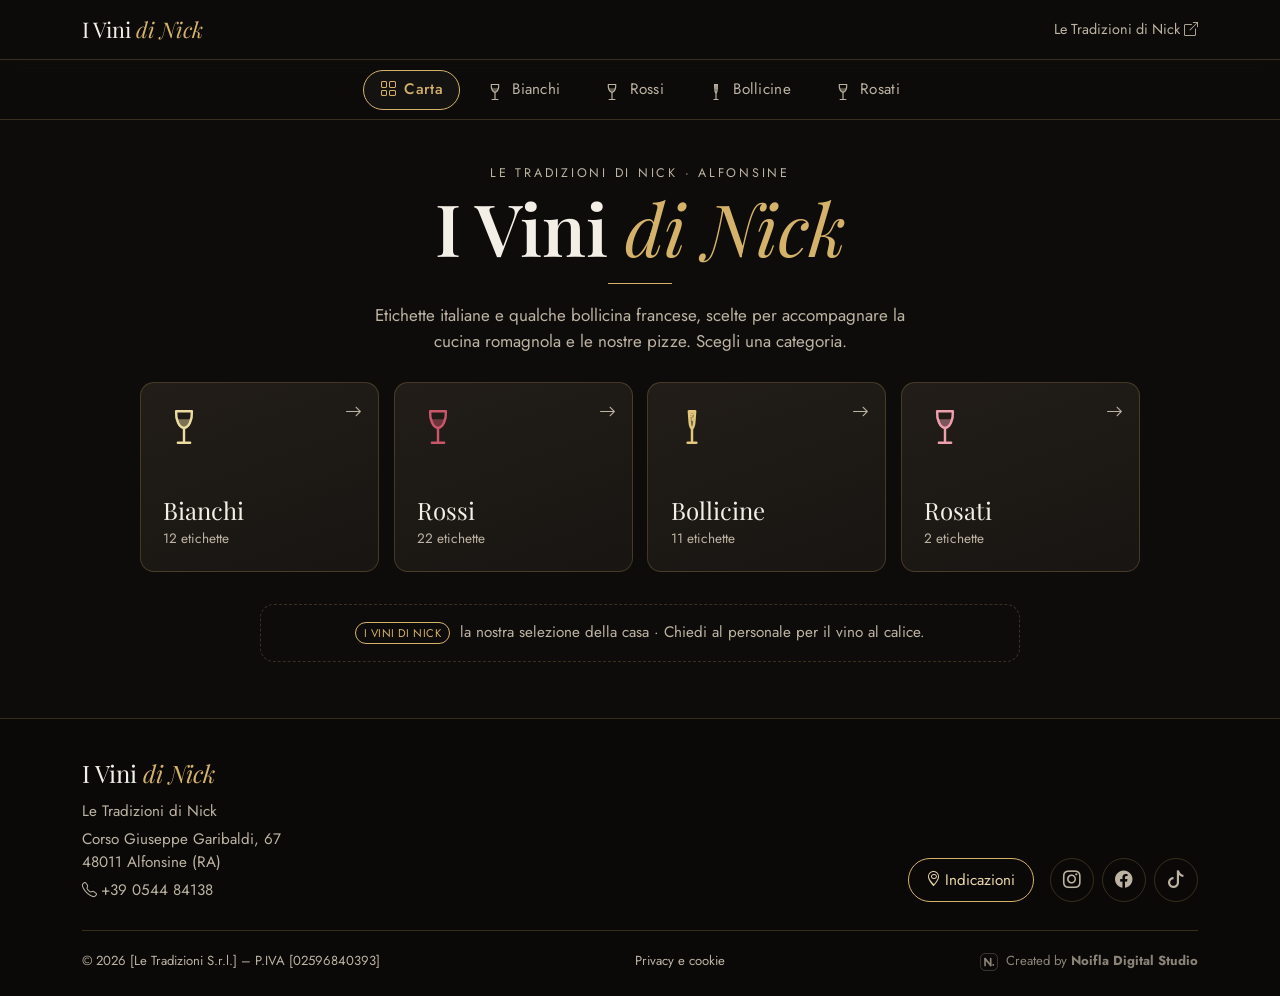
<file: index.html>
<!DOCTYPE html>
<html lang="it">
<head>
  <meta charset="UTF-8">
  <meta name="viewport" content="width=device-width, initial-scale=1, viewport-fit=cover">
  <title>Carta dei vini · Le Tradizioni di Nick, Alfonsine</title>
  <meta name="description" content="La carta dei vini di Le Tradizioni di Nick ad Alfonsine: bianchi, rossi, bollicine e rosati selezionati per la cucina romagnola e le nostre pizze.">
  <meta name="theme-color" content="#0e0c0b">
  <meta property="og:title" content="Carta dei vini · Le Tradizioni di Nick, Alfonsine">
  <meta property="og:description" content="La carta dei vini di Le Tradizioni di Nick ad Alfonsine: bianchi, rossi, bollicine e rosati selezionati per la cucina romagnola e le nostre pizze.">
  <meta property="og:type" content="website">
  <link rel="icon" type="image/svg+xml" href="img/favicon.svg">

  <link rel="preconnect" href="https://fonts.googleapis.com">
  <link rel="preconnect" href="https://fonts.gstatic.com" crossorigin>
  <link href="https://fonts.googleapis.com/css2?family=Playfair+Display:ital,wght@0,500;0,600;1,400&family=Jost:wght@400;500&display=swap" rel="stylesheet">
  <link href="https://cdn.jsdelivr.net/npm/bootstrap@5.3.3/dist/css/bootstrap.min.css" rel="stylesheet">
  <link href="https://cdn.jsdelivr.net/npm/bootstrap-icons@1.11.3/font/bootstrap-icons.min.css" rel="stylesheet">
  <link href="css/style.css?v=1" rel="stylesheet">
</head>
<body>
  <a class="skip-link visually-hidden-focusable" href="#contenuto">Vai al contenuto</a>

  <header class="header">
    <div class="container">
      <a href="index.html" class="marchio" aria-label="I Vini di Nick – torna alla carta">I Vini <em>di Nick</em></a>
      <a href="https://www.letradizionidinick.it/" class="header-link" target="_blank" rel="noopener">Le Tradizioni di Nick <i class="bi bi-box-arrow-up-right" aria-hidden="true"></i></a>
    </div>
  </header>

  <!-- Barra categorie (generata da js/main.js): in basso su smartphone, in alto su desktop -->
  <nav id="barra-categorie" class="barra-categorie" aria-label="Categorie di vini"></nav>

  <main id="contenuto" class="container">
    <section class="hero">
      <p class="eyebrow">Le Tradizioni di Nick · Alfonsine</p>
      <h1>I Vini <em>di Nick</em></h1>
      <div class="divisore" aria-hidden="true"></div>
      <p>Etichette italiane e qualche bollicina francese, scelte per accompagnare
      la cucina romagnola e le nostre pizze. Scegli una categoria.</p>
    </section>

    <!-- Card delle categorie (generate da js/main.js con il numero di etichette) -->
    <nav id="griglia-categorie" class="griglia-categorie" aria-label="Categorie della carta"></nav>

    <p class="nota-casa">
      <span class="badge-vino badge-casa">I Vini di Nick</span>
      &nbsp;la nostra selezione della casa · Chiedi al personale per il vino al calice.
    </p>
  </main>

  <footer id="footer" class="footer"></footer>

  <noscript><p class="text-center p-3">Per vedere la carta dei vini attiva JavaScript nel browser.</p></noscript>

  <!-- 1) dati dei vini  2) logica del sito -->
  <script src="js/vini.js?v=1"></script>
  <script src="js/main.js?v=1"></script>
</body>
</html>
</file>
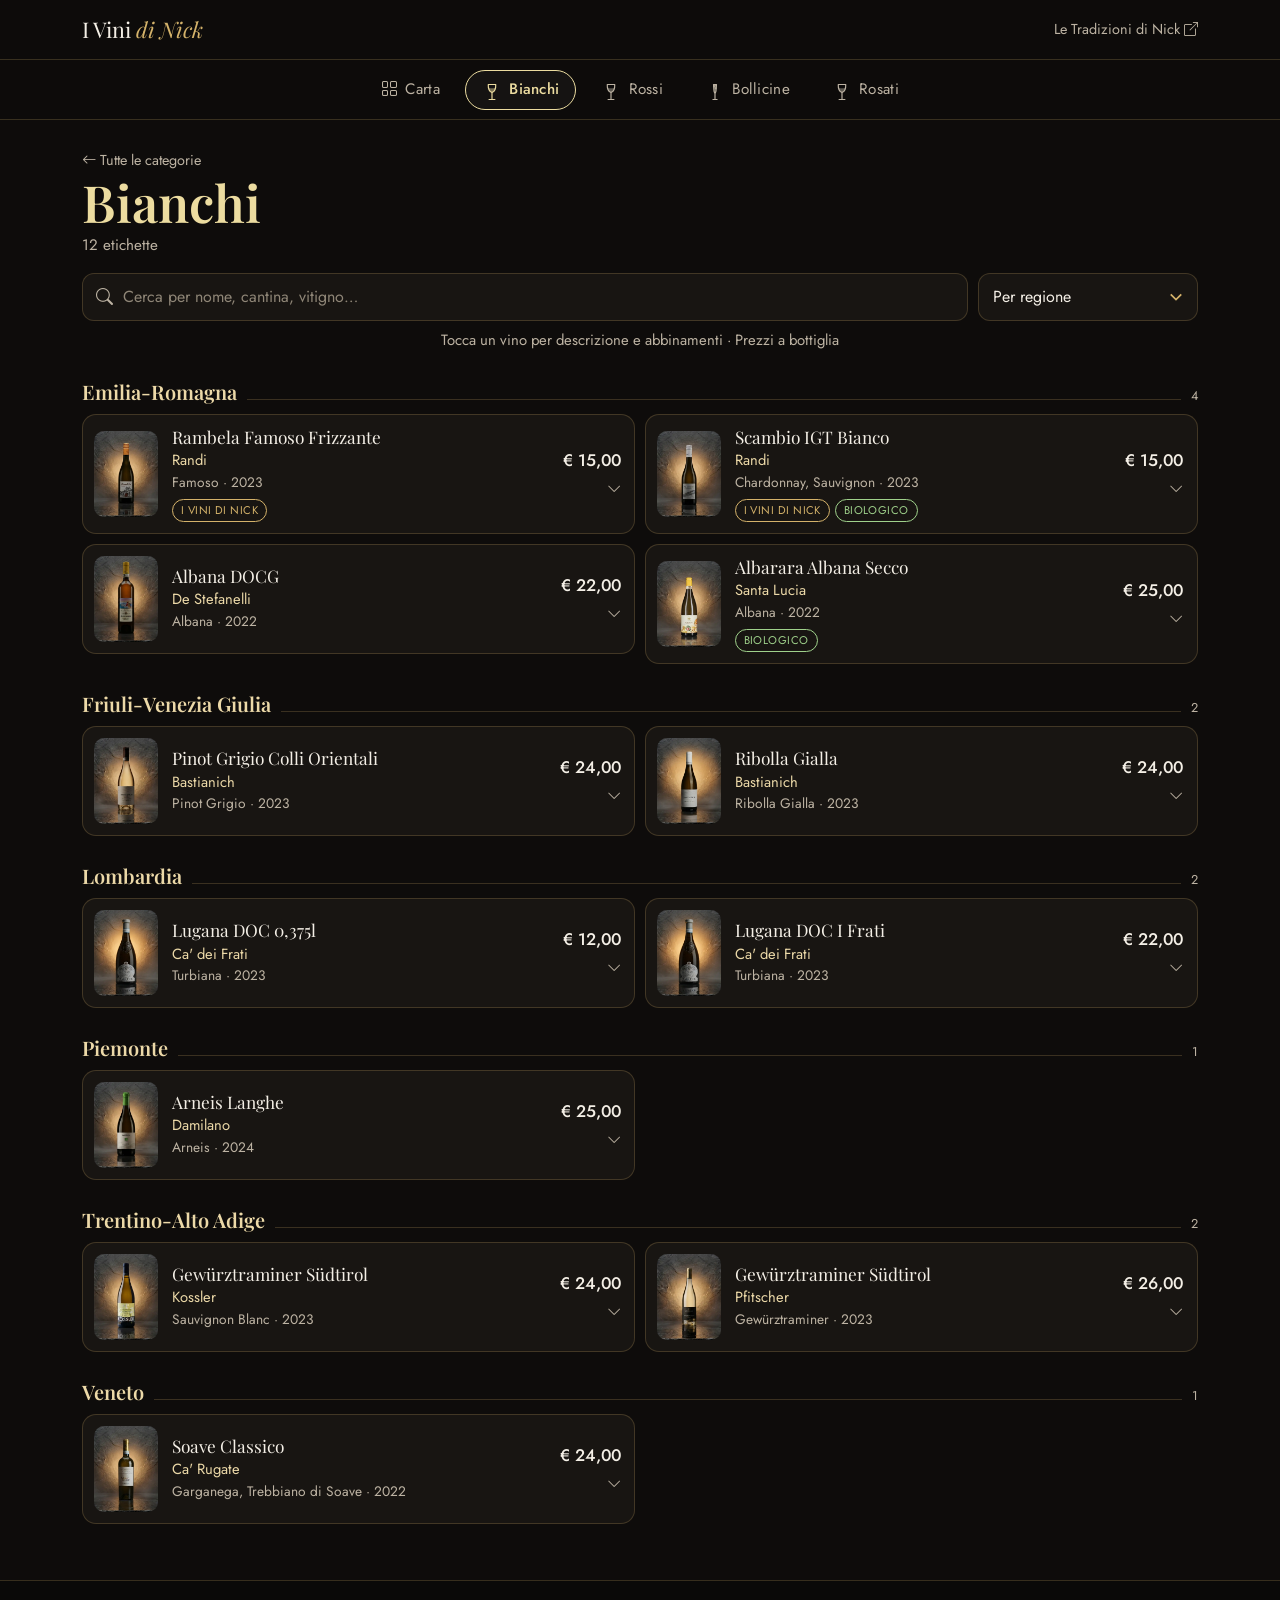
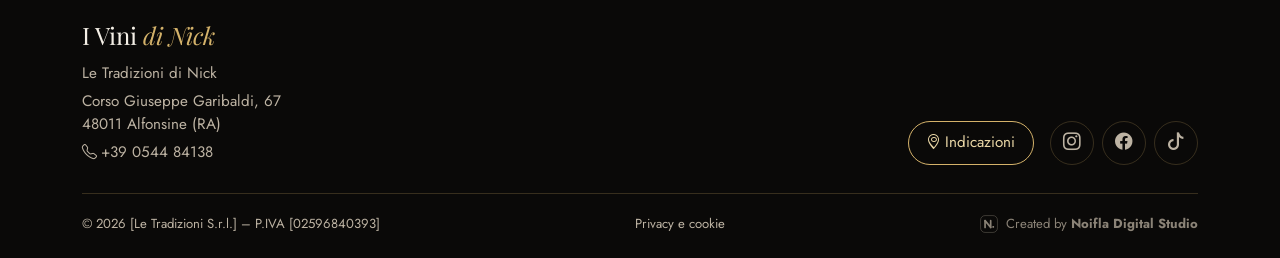
<file: bianchi.html>
<!DOCTYPE html>
<html lang="it">
<head>
  <meta charset="UTF-8">
  <meta name="viewport" content="width=device-width, initial-scale=1, viewport-fit=cover">
  <title>Bianchi · Carta dei vini di Le Tradizioni di Nick</title>
  <meta name="description" content="I vini bianchi della carta di Le Tradizioni di Nick ad Alfonsine, con cantina, vitigni, annata, prezzi e abbinamenti.">
  <meta name="theme-color" content="#0e0c0b">
  <meta property="og:title" content="Bianchi · Carta dei vini di Le Tradizioni di Nick">
  <meta property="og:description" content="I vini bianchi della carta di Le Tradizioni di Nick ad Alfonsine, con cantina, vitigni, annata, prezzi e abbinamenti.">
  <meta property="og:type" content="website">
  <link rel="icon" type="image/svg+xml" href="img/favicon.svg">

  <link rel="preconnect" href="https://fonts.googleapis.com">
  <link rel="preconnect" href="https://fonts.gstatic.com" crossorigin>
  <link href="https://fonts.googleapis.com/css2?family=Playfair+Display:ital,wght@0,500;0,600;1,400&family=Jost:wght@400;500&display=swap" rel="stylesheet">
  <link href="https://cdn.jsdelivr.net/npm/bootstrap@5.3.3/dist/css/bootstrap.min.css" rel="stylesheet">
  <link href="https://cdn.jsdelivr.net/npm/bootstrap-icons@1.11.3/font/bootstrap-icons.min.css" rel="stylesheet">
  <link href="css/style.css?v=1" rel="stylesheet">
</head>
<body data-categoria="bianco">
  <a class="skip-link visually-hidden-focusable" href="#contenuto">Vai al contenuto</a>

  <header class="header">
    <div class="container">
      <a href="index.html" class="marchio" aria-label="I Vini di Nick – torna alla carta">I Vini <em>di Nick</em></a>
      <a href="https://www.letradizionidinick.it/" class="header-link" target="_blank" rel="noopener">Le Tradizioni di Nick <i class="bi bi-box-arrow-up-right" aria-hidden="true"></i></a>
    </div>
  </header>

  <!-- Barra categorie (generata da js/main.js): in basso su smartphone, in alto su desktop -->
  <nav id="barra-categorie" class="barra-categorie" aria-label="Categorie di vini"></nav>

  <main id="contenuto" class="container">
    <div class="intestazione">
      <a href="index.html" class="header-link"><i class="bi bi-arrow-left" aria-hidden="true"></i> Tutte le categorie</a>
      <h1>Bianchi</h1>
      <p class="conteggio mb-0" id="conteggio" aria-live="polite"></p>
    </div>

    <div class="strumenti" role="search">
      <label class="campo mb-0">
        <span class="visually-hidden">Cerca un vino</span>
        <i class="bi bi-search" aria-hidden="true"></i>
        <input type="search" id="cerca" placeholder="Cerca per nome, cantina, vitigno…" autocomplete="off" enterkeyhint="search">
      </label>
      <label class="mb-0">
        <span class="visually-hidden">Ordina</span>
        <select id="ordina">
          <option value="regione">Per regione</option>
          <option value="prezzo-su">Prezzo: dal più basso</option>
          <option value="prezzo-giu">Prezzo: dal più alto</option>
          <option value="nome">Nome A–Z</option>
        </select>
      </label>
    </div>

    <p class="text-center small mb-0" style="color:var(--testo-muto)">Tocca un vino per descrizione e abbinamenti · Prezzi a bottiglia</p>

    <!-- Lista vini (generata da js/main.js leggendo js/vini.js) -->
    <div id="lista-vini"></div>
    <p id="nessun-risultato" class="nessun-risultato" hidden>Nessun vino trovato. Prova con un'altra parola.</p>
  </main>

  <footer id="footer" class="footer"></footer>

  <noscript><p class="text-center p-3">Per vedere la carta dei vini attiva JavaScript nel browser.</p></noscript>

  <!-- 1) dati dei vini  2) logica del sito -->
  <script src="js/vini.js?v=1"></script>
  <script src="js/main.js?v=1"></script>
</body>
</html>
</file>
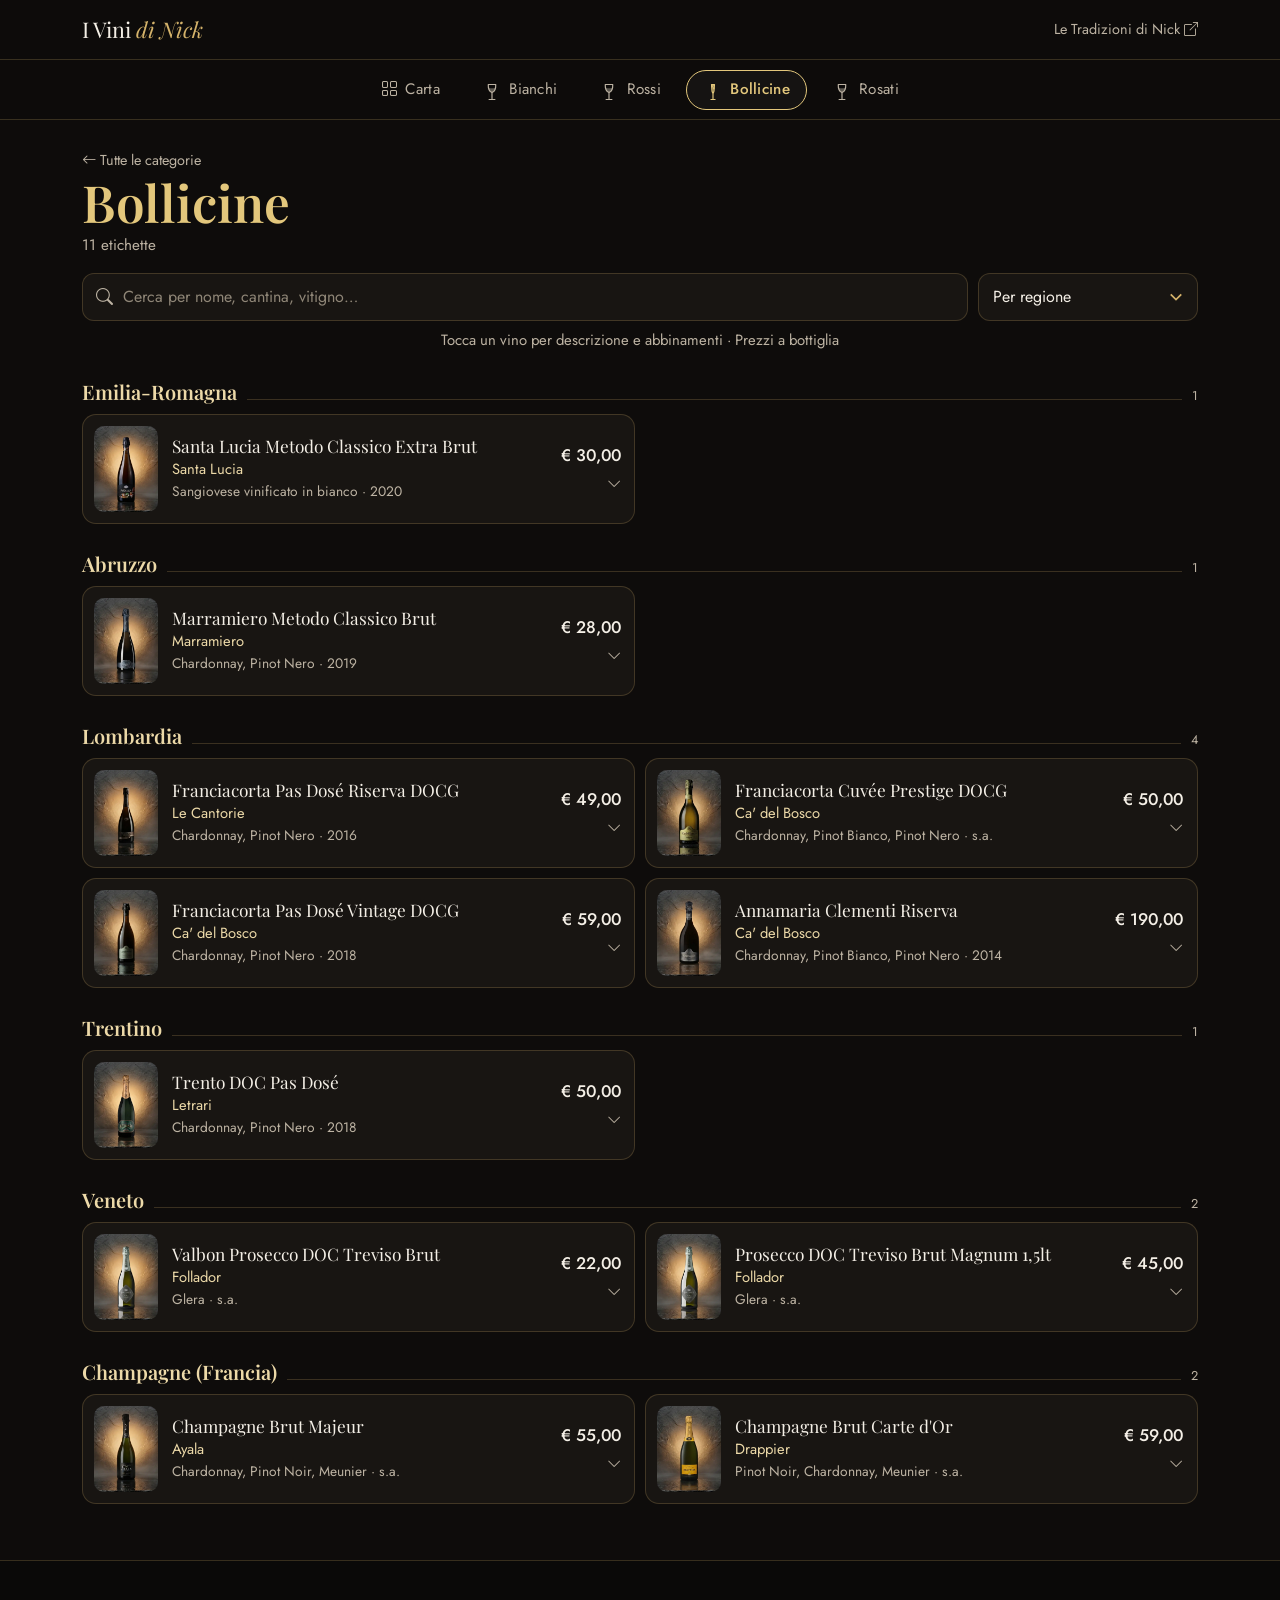
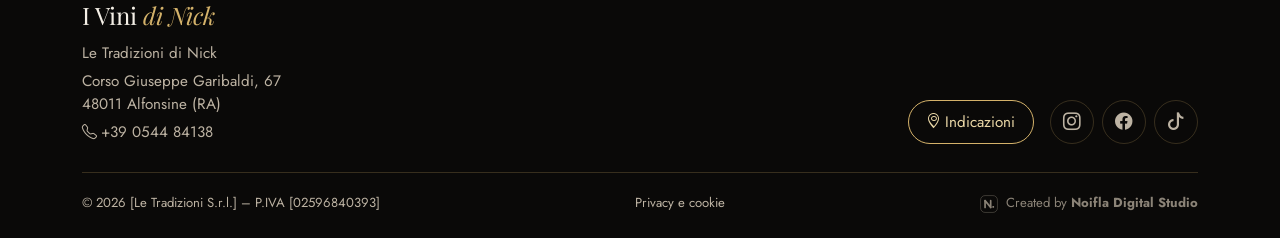
<file: bollicine.html>
<!DOCTYPE html>
<html lang="it">
<head>
  <meta charset="UTF-8">
  <meta name="viewport" content="width=device-width, initial-scale=1, viewport-fit=cover">
  <title>Bollicine · Carta dei vini di Le Tradizioni di Nick</title>
  <meta name="description" content="Le bollicine: Prosecco, Franciacorta, Trentodoc e Champagne della carta di Le Tradizioni di Nick ad Alfonsine, con cantina, vitigni, annata, prezzi e abbinamenti.">
  <meta name="theme-color" content="#0e0c0b">
  <meta property="og:title" content="Bollicine · Carta dei vini di Le Tradizioni di Nick">
  <meta property="og:description" content="Le bollicine: Prosecco, Franciacorta, Trentodoc e Champagne della carta di Le Tradizioni di Nick ad Alfonsine, con cantina, vitigni, annata, prezzi e abbinamenti.">
  <meta property="og:type" content="website">
  <link rel="icon" type="image/svg+xml" href="img/favicon.svg">

  <link rel="preconnect" href="https://fonts.googleapis.com">
  <link rel="preconnect" href="https://fonts.gstatic.com" crossorigin>
  <link href="https://fonts.googleapis.com/css2?family=Playfair+Display:ital,wght@0,500;0,600;1,400&family=Jost:wght@400;500&display=swap" rel="stylesheet">
  <link href="https://cdn.jsdelivr.net/npm/bootstrap@5.3.3/dist/css/bootstrap.min.css" rel="stylesheet">
  <link href="https://cdn.jsdelivr.net/npm/bootstrap-icons@1.11.3/font/bootstrap-icons.min.css" rel="stylesheet">
  <link href="css/style.css?v=1" rel="stylesheet">
</head>
<body data-categoria="bollicine">
  <a class="skip-link visually-hidden-focusable" href="#contenuto">Vai al contenuto</a>

  <header class="header">
    <div class="container">
      <a href="index.html" class="marchio" aria-label="I Vini di Nick – torna alla carta">I Vini <em>di Nick</em></a>
      <a href="https://www.letradizionidinick.it/" class="header-link" target="_blank" rel="noopener">Le Tradizioni di Nick <i class="bi bi-box-arrow-up-right" aria-hidden="true"></i></a>
    </div>
  </header>

  <!-- Barra categorie (generata da js/main.js): in basso su smartphone, in alto su desktop -->
  <nav id="barra-categorie" class="barra-categorie" aria-label="Categorie di vini"></nav>

  <main id="contenuto" class="container">
    <div class="intestazione">
      <a href="index.html" class="header-link"><i class="bi bi-arrow-left" aria-hidden="true"></i> Tutte le categorie</a>
      <h1>Bollicine</h1>
      <p class="conteggio mb-0" id="conteggio" aria-live="polite"></p>
    </div>

    <div class="strumenti" role="search">
      <label class="campo mb-0">
        <span class="visually-hidden">Cerca un vino</span>
        <i class="bi bi-search" aria-hidden="true"></i>
        <input type="search" id="cerca" placeholder="Cerca per nome, cantina, vitigno…" autocomplete="off" enterkeyhint="search">
      </label>
      <label class="mb-0">
        <span class="visually-hidden">Ordina</span>
        <select id="ordina">
          <option value="regione">Per regione</option>
          <option value="prezzo-su">Prezzo: dal più basso</option>
          <option value="prezzo-giu">Prezzo: dal più alto</option>
          <option value="nome">Nome A–Z</option>
        </select>
      </label>
    </div>

    <p class="text-center small mb-0" style="color:var(--testo-muto)">Tocca un vino per descrizione e abbinamenti · Prezzi a bottiglia</p>

    <!-- Lista vini (generata da js/main.js leggendo js/vini.js) -->
    <div id="lista-vini"></div>
    <p id="nessun-risultato" class="nessun-risultato" hidden>Nessun vino trovato. Prova con un'altra parola.</p>
  </main>

  <footer id="footer" class="footer"></footer>

  <noscript><p class="text-center p-3">Per vedere la carta dei vini attiva JavaScript nel browser.</p></noscript>

  <!-- 1) dati dei vini  2) logica del sito -->
  <script src="js/vini.js?v=1"></script>
  <script src="js/main.js?v=1"></script>
</body>
</html>
</file>
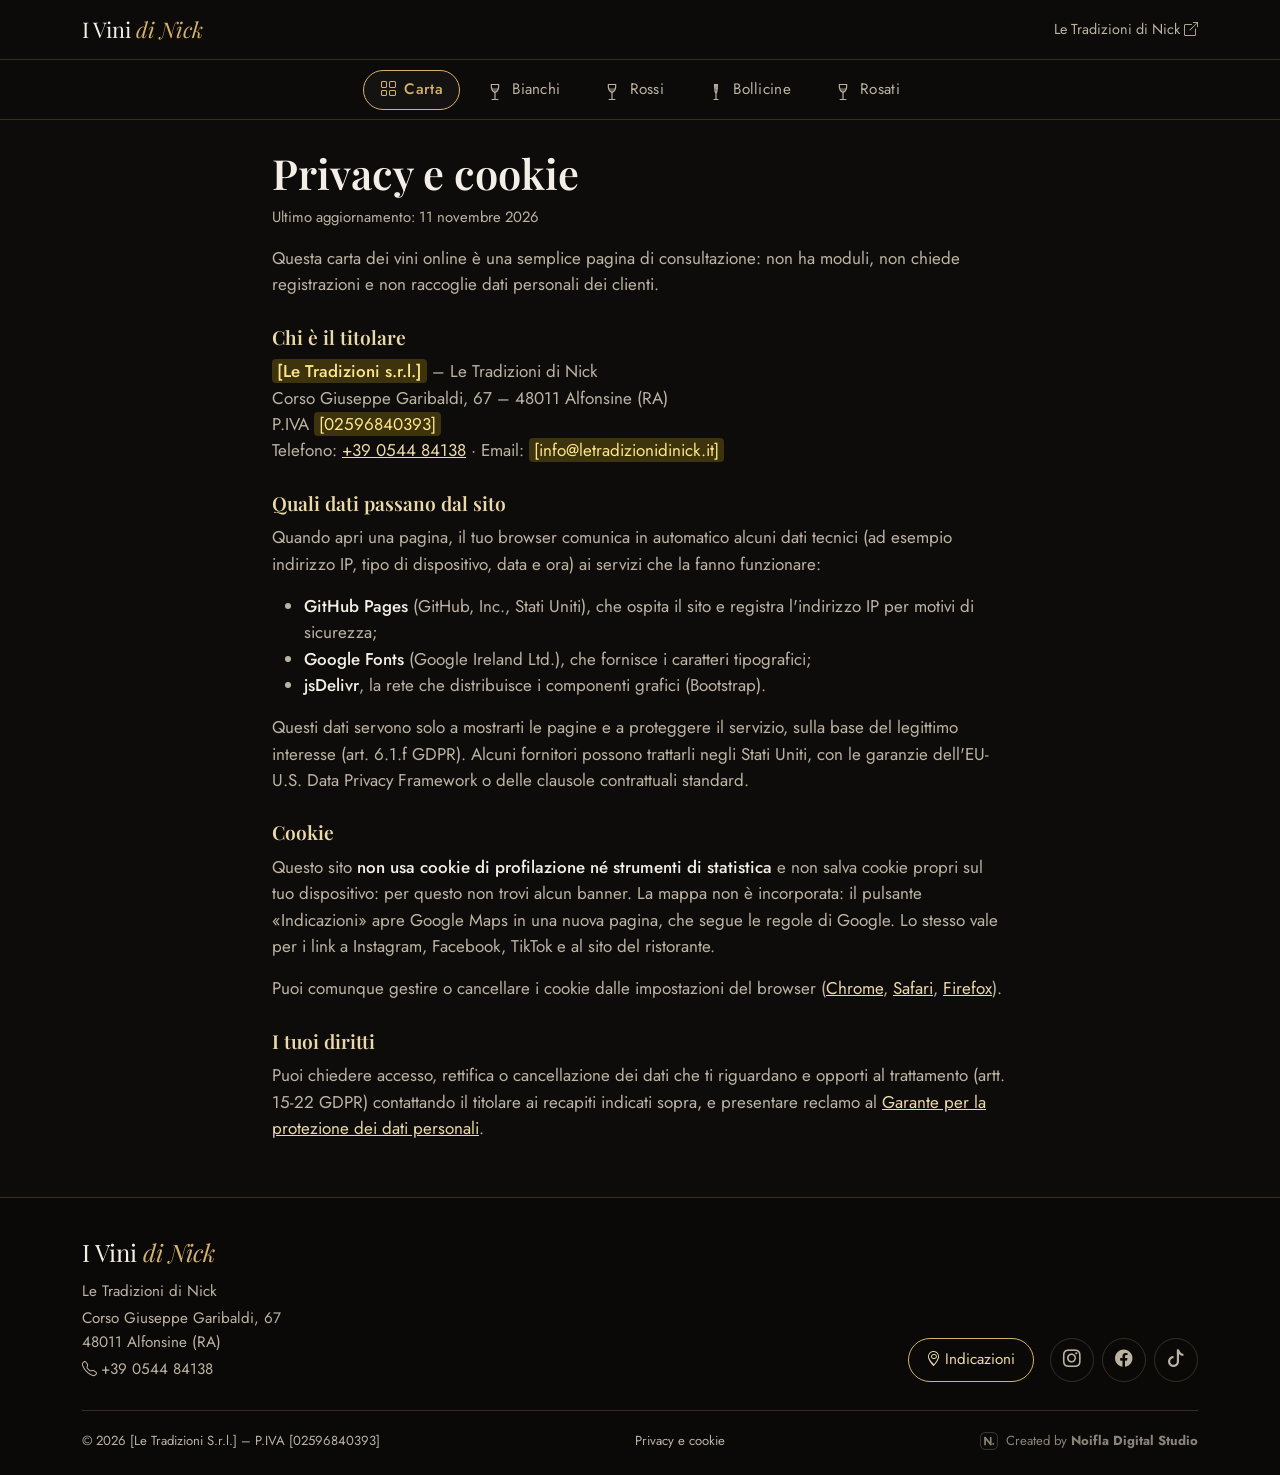
<file: privacy.html>
<!DOCTYPE html>
<html lang="it">
<head>
  <meta charset="UTF-8">
  <meta name="viewport" content="width=device-width, initial-scale=1, viewport-fit=cover">
  <title>Privacy e cookie · I Vini di Nick</title>
  <meta name="description" content="Informativa privacy e cookie della carta dei vini online di Le Tradizioni di Nick.">
  <meta name="robots" content="noindex, follow">
  <meta name="theme-color" content="#0e0c0b">
  <meta property="og:title" content="Privacy e cookie · I Vini di Nick">
  <meta property="og:description" content="Informativa privacy e cookie della carta dei vini online di Le Tradizioni di Nick.">
  <meta property="og:type" content="website">
  <link rel="icon" type="image/svg+xml" href="img/favicon.svg">

  <link rel="preconnect" href="https://fonts.googleapis.com">
  <link rel="preconnect" href="https://fonts.gstatic.com" crossorigin>
  <link href="https://fonts.googleapis.com/css2?family=Playfair+Display:ital,wght@0,500;0,600;1,400&family=Jost:wght@400;500&display=swap" rel="stylesheet">
  <link href="https://cdn.jsdelivr.net/npm/bootstrap@5.3.3/dist/css/bootstrap.min.css" rel="stylesheet">
  <link href="https://cdn.jsdelivr.net/npm/bootstrap-icons@1.11.3/font/bootstrap-icons.min.css" rel="stylesheet">
  <link href="css/style.css?v=1" rel="stylesheet">
</head>
<body>
  <a class="skip-link visually-hidden-focusable" href="#contenuto">Vai al contenuto</a>

  <header class="header">
    <div class="container">
      <a href="index.html" class="marchio" aria-label="I Vini di Nick – torna alla carta">I Vini <em>di Nick</em></a>
      <a href="https://www.letradizionidinick.it/" class="header-link" target="_blank" rel="noopener">Le Tradizioni di Nick <i class="bi bi-box-arrow-up-right" aria-hidden="true"></i></a>
    </div>
  </header>

  <!-- Barra categorie (generata da js/main.js): in basso su smartphone, in alto su desktop -->
  <nav id="barra-categorie" class="barra-categorie" aria-label="Categorie di vini"></nav>

  <main id="contenuto" class="container testo-legale">
    <h1>Privacy e cookie</h1>
    <p class="small">Ultimo aggiornamento: 11 novembre 2026</p>

    <p>Questa carta dei vini online è una semplice pagina di consultazione: non ha moduli,
    non chiede registrazioni e non raccoglie dati personali dei clienti.</p>

    <h2>Chi è il titolare</h2>
    <p><strong><span class="todo">[Le Tradizioni s.r.l.]</span></strong> – Le Tradizioni di Nick<br>
    Corso Giuseppe Garibaldi, 67 – 48011 Alfonsine (RA)<br>
    P.IVA <span class="todo">[02596840393]</span><br>
    Telefono: <a href="tel:+39054484138">+39 0544 84138</a> · Email: <span class="todo">[info@letradizionidinick.it]</span></p>

    <h2>Quali dati passano dal sito</h2>
    <p>Quando apri una pagina, il tuo browser comunica in automatico alcuni dati tecnici
    (ad esempio indirizzo IP, tipo di dispositivo, data e ora) ai servizi che la fanno funzionare:</p>
    <ul>
      <li><strong>GitHub Pages</strong> (GitHub, Inc., Stati Uniti), che ospita il sito e registra l'indirizzo IP per motivi di sicurezza;</li>
      <li><strong>Google Fonts</strong> (Google Ireland Ltd.), che fornisce i caratteri tipografici;</li>
      <li><strong>jsDelivr</strong>, la rete che distribuisce i componenti grafici (Bootstrap).</li>
    </ul>
    <p>Questi dati servono solo a mostrarti le pagine e a proteggere il servizio, sulla base del
    legittimo interesse (art. 6.1.f GDPR). Alcuni fornitori possono trattarli negli Stati Uniti,
    con le garanzie dell'EU-U.S. Data Privacy Framework o delle clausole contrattuali standard.</p>

    <h2>Cookie</h2>
    <p>Questo sito <strong>non usa cookie di profilazione né strumenti di statistica</strong> e non
    salva cookie propri sul tuo dispositivo: per questo non trovi alcun banner. La mappa non è
    incorporata: il pulsante «Indicazioni» apre Google Maps in una nuova pagina, che segue le regole
    di Google. Lo stesso vale per i link a Instagram, Facebook, TikTok e al sito del ristorante.</p>
    <p>Puoi comunque gestire o cancellare i cookie dalle impostazioni del browser
    (<a href="https://support.google.com/chrome/answer/95647" target="_blank" rel="noopener">Chrome</a>,
    <a href="https://support.apple.com/it-it/guide/safari/sfri11471/mac" target="_blank" rel="noopener">Safari</a>,
    <a href="https://support.mozilla.org/it/kb/Gestione%20dei%20cookie" target="_blank" rel="noopener">Firefox</a>).</p>

    <h2>I tuoi diritti</h2>
    <p>Puoi chiedere accesso, rettifica o cancellazione dei dati che ti riguardano e opporti al
    trattamento (artt. 15-22 GDPR) contattando il titolare ai recapiti indicati sopra, e presentare
    reclamo al <a href="https://www.garanteprivacy.it" target="_blank" rel="noopener">Garante per la protezione dei dati personali</a>.</p>
  </main>

  <footer id="footer" class="footer"></footer>

  <noscript><p class="text-center p-3">Per vedere la carta dei vini attiva JavaScript nel browser.</p></noscript>

  <!-- 1) dati dei vini  2) logica del sito -->
  <script src="js/vini.js?v=1"></script>
  <script src="js/main.js?v=1"></script>
</body>
</html>
</file>
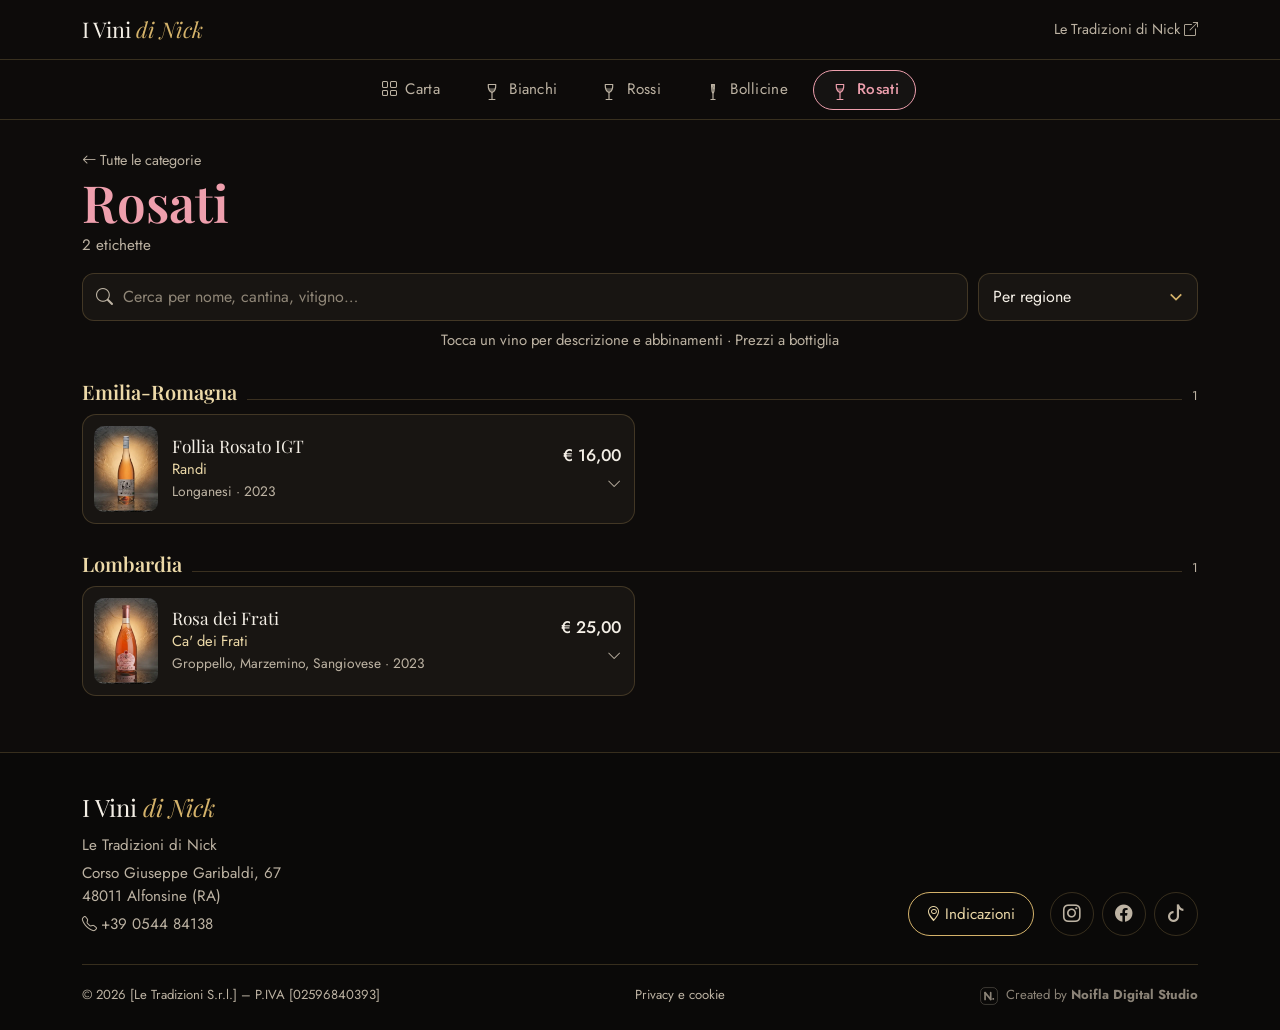
<file: rosati.html>
<!DOCTYPE html>
<html lang="it">
<head>
  <meta charset="UTF-8">
  <meta name="viewport" content="width=device-width, initial-scale=1, viewport-fit=cover">
  <title>Rosati · Carta dei vini di Le Tradizioni di Nick</title>
  <meta name="description" content="I vini rosati della carta di Le Tradizioni di Nick ad Alfonsine, con cantina, vitigni, annata, prezzi e abbinamenti.">
  <meta name="theme-color" content="#0e0c0b">
  <meta property="og:title" content="Rosati · Carta dei vini di Le Tradizioni di Nick">
  <meta property="og:description" content="I vini rosati della carta di Le Tradizioni di Nick ad Alfonsine, con cantina, vitigni, annata, prezzi e abbinamenti.">
  <meta property="og:type" content="website">
  <link rel="icon" type="image/svg+xml" href="img/favicon.svg">

  <link rel="preconnect" href="https://fonts.googleapis.com">
  <link rel="preconnect" href="https://fonts.gstatic.com" crossorigin>
  <link href="https://fonts.googleapis.com/css2?family=Playfair+Display:ital,wght@0,500;0,600;1,400&family=Jost:wght@400;500&display=swap" rel="stylesheet">
  <link href="https://cdn.jsdelivr.net/npm/bootstrap@5.3.3/dist/css/bootstrap.min.css" rel="stylesheet">
  <link href="https://cdn.jsdelivr.net/npm/bootstrap-icons@1.11.3/font/bootstrap-icons.min.css" rel="stylesheet">
  <link href="css/style.css?v=1" rel="stylesheet">
</head>
<body data-categoria="rosato">
  <a class="skip-link visually-hidden-focusable" href="#contenuto">Vai al contenuto</a>

  <header class="header">
    <div class="container">
      <a href="index.html" class="marchio" aria-label="I Vini di Nick – torna alla carta">I Vini <em>di Nick</em></a>
      <a href="https://www.letradizionidinick.it/" class="header-link" target="_blank" rel="noopener">Le Tradizioni di Nick <i class="bi bi-box-arrow-up-right" aria-hidden="true"></i></a>
    </div>
  </header>

  <!-- Barra categorie (generata da js/main.js): in basso su smartphone, in alto su desktop -->
  <nav id="barra-categorie" class="barra-categorie" aria-label="Categorie di vini"></nav>

  <main id="contenuto" class="container">
    <div class="intestazione">
      <a href="index.html" class="header-link"><i class="bi bi-arrow-left" aria-hidden="true"></i> Tutte le categorie</a>
      <h1>Rosati</h1>
      <p class="conteggio mb-0" id="conteggio" aria-live="polite"></p>
    </div>

    <div class="strumenti" role="search">
      <label class="campo mb-0">
        <span class="visually-hidden">Cerca un vino</span>
        <i class="bi bi-search" aria-hidden="true"></i>
        <input type="search" id="cerca" placeholder="Cerca per nome, cantina, vitigno…" autocomplete="off" enterkeyhint="search">
      </label>
      <label class="mb-0">
        <span class="visually-hidden">Ordina</span>
        <select id="ordina">
          <option value="regione">Per regione</option>
          <option value="prezzo-su">Prezzo: dal più basso</option>
          <option value="prezzo-giu">Prezzo: dal più alto</option>
          <option value="nome">Nome A–Z</option>
        </select>
      </label>
    </div>

    <p class="text-center small mb-0" style="color:var(--testo-muto)">Tocca un vino per descrizione e abbinamenti · Prezzi a bottiglia</p>

    <!-- Lista vini (generata da js/main.js leggendo js/vini.js) -->
    <div id="lista-vini"></div>
    <p id="nessun-risultato" class="nessun-risultato" hidden>Nessun vino trovato. Prova con un'altra parola.</p>
  </main>

  <footer id="footer" class="footer"></footer>

  <noscript><p class="text-center p-3">Per vedere la carta dei vini attiva JavaScript nel browser.</p></noscript>

  <!-- 1) dati dei vini  2) logica del sito -->
  <script src="js/vini.js?v=1"></script>
  <script src="js/main.js?v=1"></script>
</body>
</html>
</file>
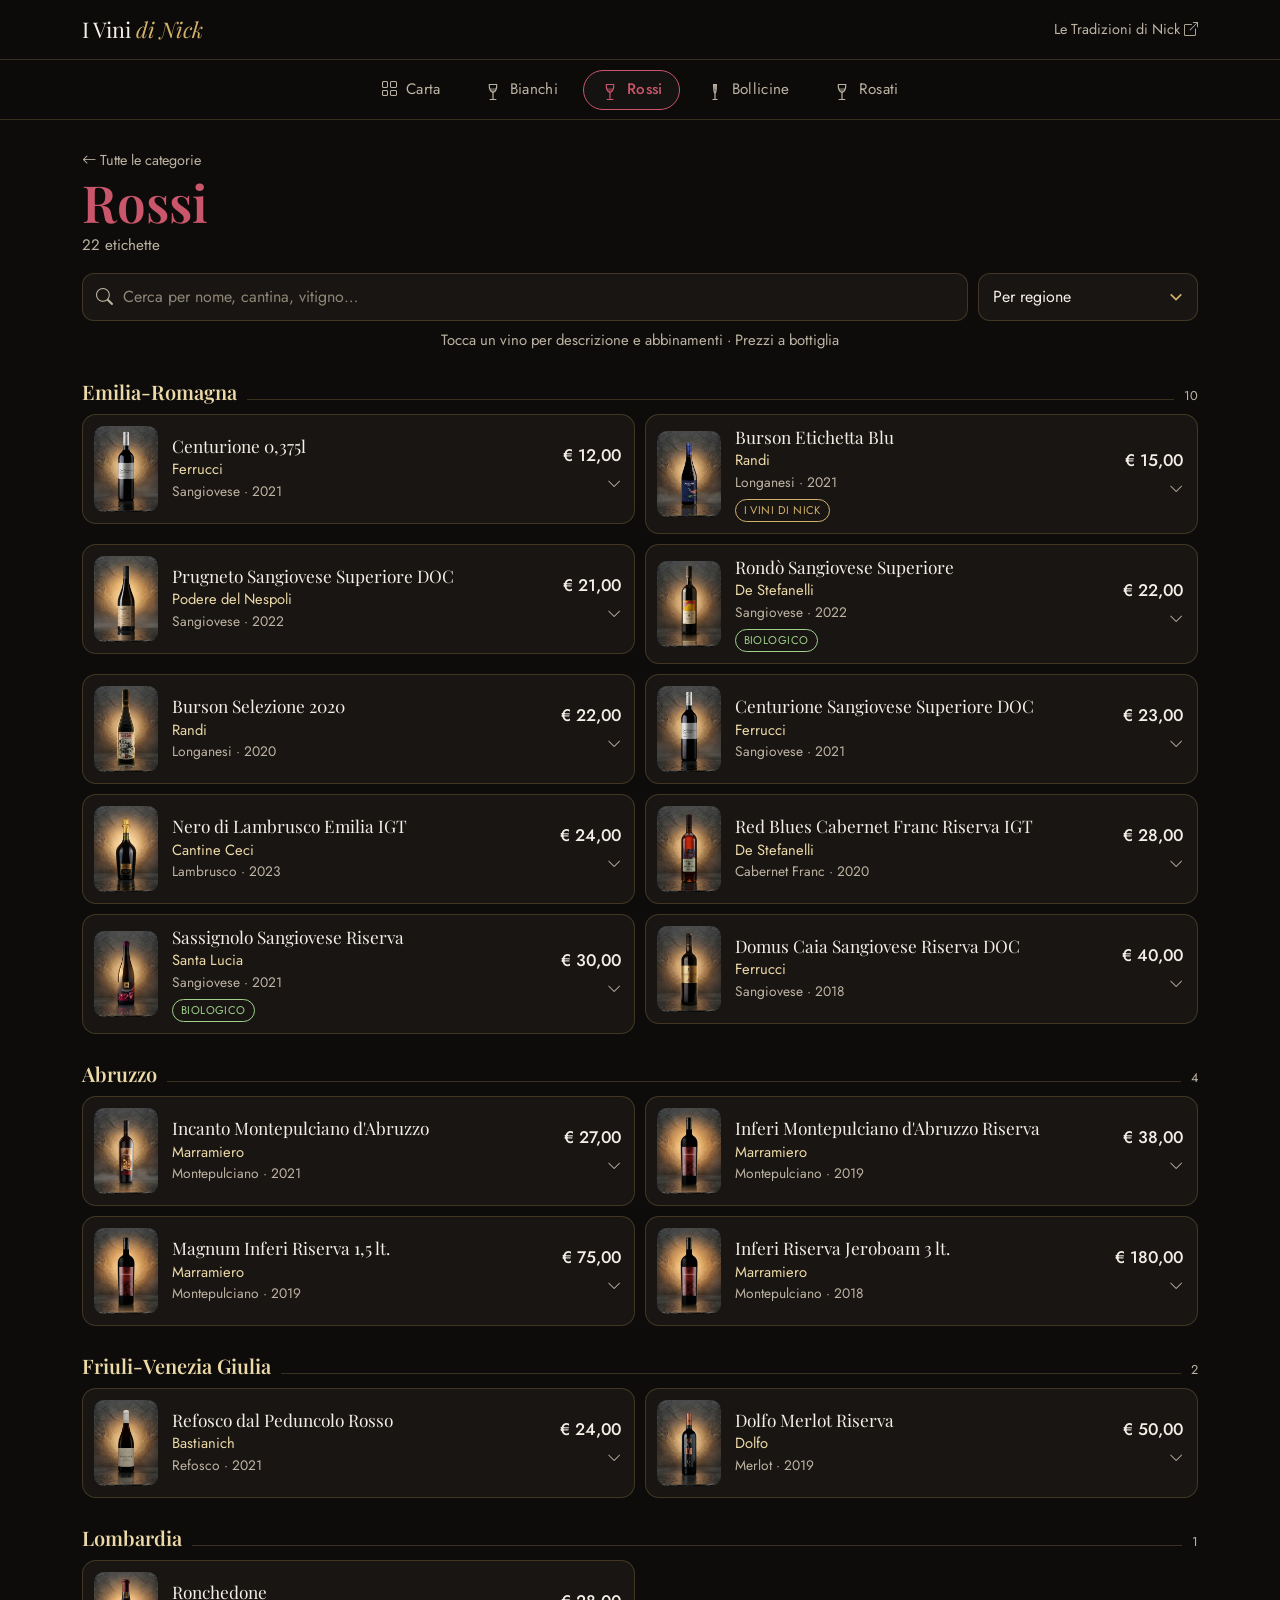
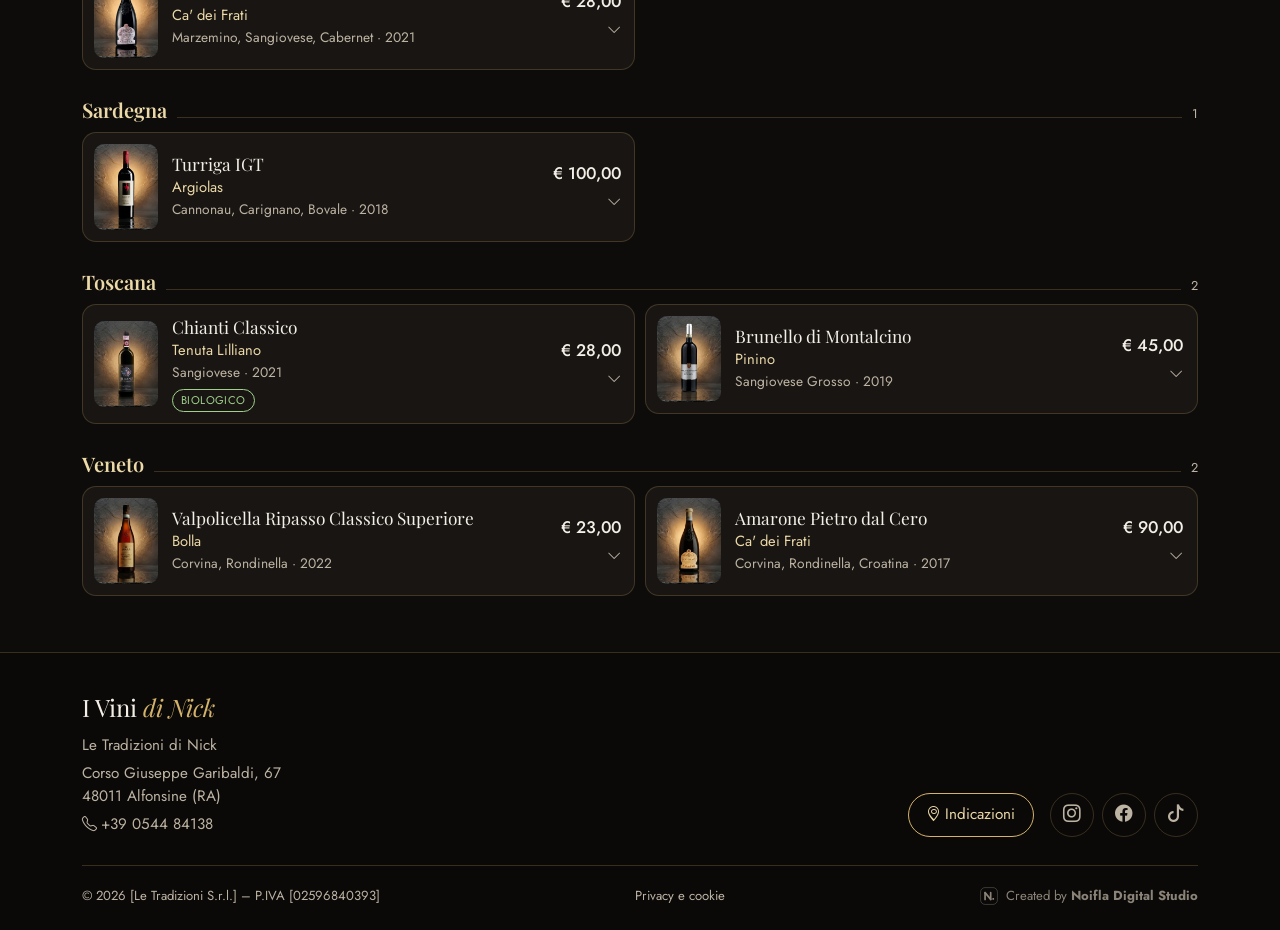
<file: rossi.html>
<!DOCTYPE html>
<html lang="it">
<head>
  <meta charset="UTF-8">
  <meta name="viewport" content="width=device-width, initial-scale=1, viewport-fit=cover">
  <title>Rossi · Carta dei vini di Le Tradizioni di Nick</title>
  <meta name="description" content="I vini rossi della carta di Le Tradizioni di Nick ad Alfonsine, con cantina, vitigni, annata, prezzi e abbinamenti.">
  <meta name="theme-color" content="#0e0c0b">
  <meta property="og:title" content="Rossi · Carta dei vini di Le Tradizioni di Nick">
  <meta property="og:description" content="I vini rossi della carta di Le Tradizioni di Nick ad Alfonsine, con cantina, vitigni, annata, prezzi e abbinamenti.">
  <meta property="og:type" content="website">
  <link rel="icon" type="image/svg+xml" href="img/favicon.svg">

  <link rel="preconnect" href="https://fonts.googleapis.com">
  <link rel="preconnect" href="https://fonts.gstatic.com" crossorigin>
  <link href="https://fonts.googleapis.com/css2?family=Playfair+Display:ital,wght@0,500;0,600;1,400&family=Jost:wght@400;500&display=swap" rel="stylesheet">
  <link href="https://cdn.jsdelivr.net/npm/bootstrap@5.3.3/dist/css/bootstrap.min.css" rel="stylesheet">
  <link href="https://cdn.jsdelivr.net/npm/bootstrap-icons@1.11.3/font/bootstrap-icons.min.css" rel="stylesheet">
  <link href="css/style.css?v=1" rel="stylesheet">
</head>
<body data-categoria="rosso">
  <a class="skip-link visually-hidden-focusable" href="#contenuto">Vai al contenuto</a>

  <header class="header">
    <div class="container">
      <a href="index.html" class="marchio" aria-label="I Vini di Nick – torna alla carta">I Vini <em>di Nick</em></a>
      <a href="https://www.letradizionidinick.it/" class="header-link" target="_blank" rel="noopener">Le Tradizioni di Nick <i class="bi bi-box-arrow-up-right" aria-hidden="true"></i></a>
    </div>
  </header>

  <!-- Barra categorie (generata da js/main.js): in basso su smartphone, in alto su desktop -->
  <nav id="barra-categorie" class="barra-categorie" aria-label="Categorie di vini"></nav>

  <main id="contenuto" class="container">
    <div class="intestazione">
      <a href="index.html" class="header-link"><i class="bi bi-arrow-left" aria-hidden="true"></i> Tutte le categorie</a>
      <h1>Rossi</h1>
      <p class="conteggio mb-0" id="conteggio" aria-live="polite"></p>
    </div>

    <div class="strumenti" role="search">
      <label class="campo mb-0">
        <span class="visually-hidden">Cerca un vino</span>
        <i class="bi bi-search" aria-hidden="true"></i>
        <input type="search" id="cerca" placeholder="Cerca per nome, cantina, vitigno…" autocomplete="off" enterkeyhint="search">
      </label>
      <label class="mb-0">
        <span class="visually-hidden">Ordina</span>
        <select id="ordina">
          <option value="regione">Per regione</option>
          <option value="prezzo-su">Prezzo: dal più basso</option>
          <option value="prezzo-giu">Prezzo: dal più alto</option>
          <option value="nome">Nome A–Z</option>
        </select>
      </label>
    </div>

    <p class="text-center small mb-0" style="color:var(--testo-muto)">Tocca un vino per descrizione e abbinamenti · Prezzi a bottiglia</p>

    <!-- Lista vini (generata da js/main.js leggendo js/vini.js) -->
    <div id="lista-vini"></div>
    <p id="nessun-risultato" class="nessun-risultato" hidden>Nessun vino trovato. Prova con un'altra parola.</p>
  </main>

  <footer id="footer" class="footer"></footer>

  <noscript><p class="text-center p-3">Per vedere la carta dei vini attiva JavaScript nel browser.</p></noscript>

  <!-- 1) dati dei vini  2) logica del sito -->
  <script src="js/vini.js?v=1"></script>
  <script src="js/main.js?v=1"></script>
</body>
</html>
</file>
<file: css/style.css>
/* =====================================================================
   I VINI DI NICK – Stili
   Base: Bootstrap 5.3. Tema scuro ad alto contrasto, pensato per la
   lettura al tavolo con poca luce, da smartphone.
   1. Variabili   2. Base   3. Header e barra categorie   4. Home
   5. Pagina categoria   6. Card vino   7. Footer   8. Pagine testo
   ===================================================================== */

/* ---------- 1. Variabili ---------- */
:root {
  --nero: #0e0c0b;
  --nero-card: #181512;
  --nero-soft: #221d18;
  --oro: #d4b26a;
  --oro-chiaro: #ecd9a8;
  --testo: #f4efe6;
  --testo-muto: #bdb3a3;          /* contrasto AA su fondo scuro */
  --bordo: rgba(212, 178, 106, .22);

  --c-bianco: #ecdca0;
  --c-rosso: #c9566a;
  --c-bollicine: #e3c77c;
  --c-rosato: #ee9fad;

  --serif: "Playfair Display", Georgia, serif;
  --sans: "Jost", system-ui, -apple-system, "Segoe UI", sans-serif;
  --raggio: 14px;
  --header-h: 60px;
  --tab-h: 68px;

  --bs-body-bg: var(--nero);
  --bs-body-color: var(--testo);
  --bs-body-font-family: var(--sans);
}

/* ---------- 2. Base ---------- */
html { scroll-padding-top: calc(var(--header-h) + 12px); }
body {
  background: var(--nero);
  color: var(--testo);
  font-family: var(--sans);
  font-size: 17px;                 /* leggibile al tavolo */
  line-height: 1.55;
  padding-bottom: calc(var(--tab-h) + env(safe-area-inset-bottom));  /* spazio barra mobile */
  -webkit-font-smoothing: antialiased;
}
@media (min-width: 768px) { body { padding-bottom: 0; } }

a { color: var(--oro-chiaro); }
a:hover { color: #fff; }
:focus-visible { outline: 3px solid var(--oro); outline-offset: 3px; border-radius: 6px; }

.skip-link {
  position: absolute; top: .5rem; left: .5rem; z-index: 2000;
  background: var(--oro); color: var(--nero); padding: .5rem 1rem; border-radius: 8px;
}

h1, h2, h3, .serif { font-family: var(--serif); font-weight: 600; color: var(--testo); }

/* Icone calice (SVG) */
.tab-icona svg, .card-icona svg, .foto-vuota svg {
  fill: none; stroke: currentColor; stroke-width: 1.4; stroke-linecap: round; stroke-linejoin: round;
}
svg .liquido { fill: currentColor; stroke: none; opacity: .45; }

/* ---------- 3. Header e barra categorie ---------- */
.header {
  position: sticky; top: 0; z-index: 1020;
  height: var(--header-h);
  display: flex; align-items: center;
  background: rgba(14, 12, 11, .92);
  backdrop-filter: blur(10px); -webkit-backdrop-filter: blur(10px);
  border-bottom: 1px solid var(--bordo);
}
.header .container { display: flex; align-items: center; justify-content: space-between; gap: 1rem; }
.marchio {
  font-family: var(--serif); font-size: 1.35rem; color: var(--testo);
  text-decoration: none; white-space: nowrap;
}
.marchio em { color: var(--oro); }
.header-link { font-size: .9rem; color: var(--testo-muto); text-decoration: none; }
.header-link:hover { color: var(--oro-chiaro); }

/* Barra categorie: in basso su smartphone, sotto l'header su desktop */
.barra-categorie {
  position: fixed; left: 0; right: 0; bottom: 0; z-index: 1030;
  display: grid; grid-template-columns: repeat(5, 1fr);
  height: calc(var(--tab-h) + env(safe-area-inset-bottom));
  padding-bottom: env(safe-area-inset-bottom);
  background: rgba(20, 17, 14, .97);
  border-top: 1px solid var(--bordo);
}
.tab {
  display: flex; flex-direction: column; align-items: center; justify-content: center; gap: 2px;
  color: var(--testo-muto); text-decoration: none; font-size: .78rem; letter-spacing: .02em;
}
.tab i { font-size: 1.3rem; line-height: 1; }
.tab-icona { width: 26px; height: 26px; display: block; }
.tab-icona svg { width: 100%; height: 100%; }
.tab.attiva { color: var(--oro); }
.tab.attiva span:last-child { font-weight: 500; }
.tab-bianco.attiva { color: var(--c-bianco); }
.tab-rosso.attiva { color: var(--c-rosso); }
.tab-bollicine.attiva { color: var(--c-bollicine); }
.tab-rosato.attiva { color: var(--c-rosato); }

@media (min-width: 768px) {
  .barra-categorie {
    position: sticky; top: var(--header-h); bottom: auto;
    height: auto; padding: .6rem 0;
    display: flex; justify-content: center; gap: .5rem;
    background: rgba(14, 12, 11, .92);
    border-top: 0; border-bottom: 1px solid var(--bordo);
    backdrop-filter: blur(10px); -webkit-backdrop-filter: blur(10px);
  }
  .tab {
    flex-direction: row; gap: .45rem; font-size: .95rem;
    padding: .45rem 1rem; border-radius: 999px; border: 1px solid transparent;
  }
  .tab:hover { color: var(--testo); border-color: var(--bordo); }
  .tab.attiva { border-color: currentColor; background: rgba(255, 255, 255, .03); }
  .tab-icona { width: 20px; height: 20px; }
  .tab i { font-size: 1.05rem; }
}

/* ---------- 4. Home ---------- */
.hero { text-align: center; padding: 2.75rem 0 1.75rem; }
.eyebrow {
  font-size: .78rem; letter-spacing: .22em; text-transform: uppercase; color: var(--oro);
}
.hero h1 { font-size: clamp(2.6rem, 11vw, 4.5rem); margin: .4rem 0 .2rem; line-height: 1.05; }
.hero h1 em { color: var(--oro); font-weight: 400; }
.divisore { width: 64px; height: 1px; background: var(--oro); margin: 1.1rem auto; }
.hero p { color: var(--testo-muto); max-width: 34rem; margin: 0 auto; }

.griglia-categorie {
  display: grid; grid-template-columns: repeat(2, 1fr); gap: .9rem;
  max-width: 760px; margin: 0 auto;
}
.card-categoria {
  position: relative;
  display: flex; flex-direction: column; align-items: flex-start; gap: .25rem;
  min-height: 150px; padding: 1.1rem;
  background: linear-gradient(160deg, var(--nero-soft), var(--nero-card));
  border: 1px solid var(--bordo); border-radius: var(--raggio);
  color: var(--testo); text-decoration: none;
  transition: transform .2s ease, border-color .2s ease;
}
.card-categoria:hover { transform: translateY(-3px); border-color: currentColor; color: var(--testo); }
.card-icona { width: 42px; height: 42px; margin-bottom: auto; }
.card-icona svg { width: 100%; height: 100%; }
.card-titolo { font-family: var(--serif); font-size: 1.5rem; line-height: 1.1; }
.card-conteggio { font-size: .85rem; color: var(--testo-muto); }
.card-freccia { position: absolute; top: 1rem; right: 1rem; color: var(--testo-muto); }
.card-bianco .card-icona { color: var(--c-bianco); }
.card-rosso .card-icona { color: var(--c-rosso); }
.card-bollicine .card-icona { color: var(--c-bollicine); }
.card-rosato .card-icona { color: var(--c-rosato); }
.card-bianco:hover { border-color: var(--c-bianco); }
.card-rosso:hover { border-color: var(--c-rosso); }
.card-bollicine:hover { border-color: var(--c-bollicine); }
.card-rosato:hover { border-color: var(--c-rosato); }

@media (min-width: 768px) {
  .griglia-categorie { grid-template-columns: repeat(4, 1fr); max-width: 1000px; }
  .card-categoria { min-height: 190px; padding: 1.4rem; }
}

.nota-casa {
  max-width: 760px; margin: 2rem auto 0; padding: 1rem 1.2rem;
  border: 1px dashed var(--bordo); border-radius: var(--raggio);
  color: var(--testo-muto); font-size: .95rem; text-align: center;
}

/* ---------- 5. Pagina categoria ---------- */
.intestazione { padding: 1.6rem 0 1rem; }
.intestazione h1 { font-size: clamp(2.2rem, 9vw, 3.2rem); margin: 0; }
.intestazione .conteggio { color: var(--testo-muto); font-size: .95rem; }
body[data-categoria="bianco"] .intestazione h1 { color: var(--c-bianco); }
body[data-categoria="rosso"] .intestazione h1 { color: var(--c-rosso); }
body[data-categoria="bollicine"] .intestazione h1 { color: var(--c-bollicine); }
body[data-categoria="rosato"] .intestazione h1 { color: var(--c-rosato); }

.strumenti { display: grid; grid-template-columns: 1fr; gap: .6rem; margin-bottom: .5rem; }
@media (min-width: 576px) { .strumenti { grid-template-columns: 1fr 220px; } }
.campo {
  position: relative;
}
.campo i { position: absolute; left: .9rem; top: 50%; transform: translateY(-50%); color: var(--testo-muto); pointer-events: none; }
.strumenti input, .strumenti select {
  width: 100%; min-height: 48px;
  background: var(--nero-card); color: var(--testo);
  border: 1px solid var(--bordo); border-radius: 12px;
  padding: .6rem .9rem; font-size: 1rem; font-family: var(--sans);
}
.strumenti input { padding-left: 2.5rem; }
.strumenti input::placeholder { color: #8f8677; }
.strumenti input:focus, .strumenti select:focus { outline: none; border-color: var(--oro); box-shadow: 0 0 0 3px rgba(212, 178, 106, .25); }
.strumenti select {
  appearance: none; -webkit-appearance: none;
  background-image: url("data:image/svg+xml,%3Csvg xmlns='http://www.w3.org/2000/svg' viewBox='0 0 16 16'%3E%3Cpath fill='none' stroke='%23d4b26a' stroke-width='2' d='m2 5 6 6 6-6'/%3E%3C/svg%3E");
  background-repeat: no-repeat; background-position: right .9rem center; background-size: 14px;
  padding-right: 2.4rem;
}

.titolo-regione {
  display: flex; align-items: baseline; gap: .6rem;
  font-size: 1.25rem; margin: 1.75rem 0 .6rem; color: var(--oro-chiaro);
}
.titolo-regione::after { content: ""; flex: 1; height: 1px; background: var(--bordo); }
.titolo-regione span { font-family: var(--sans); font-size: .8rem; color: var(--testo-muto); font-weight: 400; order: 2; }

.lista { list-style: none; padding: 0; margin: 0; display: grid; gap: .6rem; }
@media (min-width: 992px) { .lista { grid-template-columns: 1fr 1fr; align-items: start; } }

.nessun-risultato { text-align: center; color: var(--testo-muto); padding: 2.5rem 0; }

/* ---------- 6. Card vino ---------- */
.vino details {
  background: var(--nero-card);
  border: 1px solid var(--bordo); border-radius: var(--raggio);
  overflow: hidden;
}
.vino details[open] { border-color: rgba(212, 178, 106, .5); }
.vino summary {
  display: grid; grid-template-columns: 64px 1fr auto; gap: .85rem; align-items: center;
  padding: .7rem .85rem .7rem .7rem;
  cursor: pointer; list-style: none;
}
.vino summary::-webkit-details-marker { display: none; }

.vino-foto {
  width: 64px; height: 86px; border-radius: 10px; overflow: hidden;
  background: #120f0d; display: block;
}
.vino-foto img { width: 100%; height: 100%; object-fit: cover; display: block; }
.foto-vuota { width: 100%; height: 100%; display: grid; place-items: center; color: var(--oro); }
.foto-vuota svg { width: 60%; height: 60%; }

.vino-testo { display: flex; flex-direction: column; min-width: 0; }
.vino-nome { font-family: var(--serif); font-size: 1.08rem; line-height: 1.25; color: var(--testo); }
.vino-cantina { color: var(--oro-chiaro); font-size: .92rem; margin-top: .1rem; }
.vino-info { color: var(--testo-muto); font-size: .86rem; }
.vino-badge { display: flex; flex-wrap: wrap; gap: .3rem; margin-top: .35rem; }
.badge-vino {
  font-size: .7rem; letter-spacing: .04em; text-transform: uppercase;
  padding: .12rem .5rem; border-radius: 999px; border: 1px solid currentColor;
}
.badge-casa { color: var(--oro); }
.badge-bio { color: #9fd18b; }
.badge-novita { color: #8fc3ff; }
.badge-consigliato { color: var(--c-rosato); }

.vino-prezzo {
  display: flex; flex-direction: column; align-items: flex-end; gap: .15rem;
  font-weight: 500; font-size: 1.05rem; color: var(--testo); white-space: nowrap;
}
.vino-prezzo small { font-weight: 400; font-size: .78rem; color: var(--testo-muto); }
.vino-apri { color: var(--testo-muto); font-size: .9rem; transition: transform .2s ease; margin-top: .2rem; }
details[open] .vino-apri { transform: rotate(180deg); }

.vino-dettagli {
  padding: 0 1rem 1rem calc(64px + .7rem + .85rem);
  color: var(--testo-muto); font-size: .95rem;
}
.vino-dettagli p { margin: 0 0 .45rem; }
.vino-dettagli strong { color: var(--testo); font-weight: 500; }
.vino-regione { font-size: .85rem; }
@media (max-width: 400px) { .vino-dettagli { padding-left: 1rem; } }

/* ---------- 7. Footer ---------- */
.footer {
  margin-top: 3.5rem; padding: 2.25rem 0 1.5rem;
  border-top: 1px solid var(--bordo); background: #0a0908;
  color: var(--testo-muto); font-size: .95rem;
}
.footer a { color: var(--testo-muto); text-decoration: none; }
.footer a:hover { color: var(--oro-chiaro); }
.footer-griglia { display: grid; gap: 1.5rem; }
@media (min-width: 768px) { .footer-griglia { grid-template-columns: 1fr auto; align-items: end; } }
.footer-marchio { font-family: var(--serif); font-size: 1.5rem; color: var(--testo); margin-bottom: .5rem; }
.footer-marchio em { color: var(--oro); }
.footer-azioni { display: flex; flex-wrap: wrap; align-items: center; gap: 1rem; }
.btn-oro-outline {
  display: inline-flex; align-items: center; min-height: 44px;
  padding: .5rem 1.1rem; border-radius: 999px;
  border: 1px solid var(--oro); color: var(--oro-chiaro) !important;
}
.btn-oro-outline:hover { background: var(--oro); color: var(--nero) !important; }
.social { display: flex; gap: .5rem; }
.social a {
  width: 44px; height: 44px; display: grid; place-items: center;
  border: 1px solid var(--bordo); border-radius: 50%; font-size: 1.1rem;
}
.footer-legale {
  display: flex; flex-direction: column; align-items: center; gap: .6rem;
  margin-top: 1.75rem; padding-top: 1.25rem; border-top: 1px solid var(--bordo);
  font-size: .82rem; text-align: center;
}
@media (min-width: 768px) {
  .footer-legale { flex-direction: row; justify-content: space-between; text-align: left; }
}

/* Firma Noifla */
.credit-link { display: inline-flex; align-items: center; gap: .5rem; color: #8b8377 !important; transition: color .2s ease; }
.credit-icon { flex-shrink: 0; }
.credit-accent { stroke: currentColor; transition: stroke .2s ease; }
.credit-accent-fill { fill: currentColor; transition: fill .2s ease; }
.credit-link:hover, .credit-link:focus-visible { color: #fff !important; }
.credit-link:hover .credit-accent, .credit-link:focus-visible .credit-accent { stroke: var(--oro); }
.credit-link:hover .credit-accent-fill, .credit-link:focus-visible .credit-accent-fill { fill: var(--oro); }

/* ---------- 8. Pagine di testo (privacy) ---------- */
.testo-legale { max-width: 760px; padding-top: 1.75rem; }
.testo-legale h1 { font-size: clamp(2rem, 7vw, 2.6rem); }
.testo-legale h2 { font-size: 1.2rem; margin: 1.75rem 0 .6rem; color: var(--oro-chiaro); }
.testo-legale p, .testo-legale li { color: var(--testo-muto); }
.testo-legale strong { color: var(--testo); font-weight: 500; }
.todo { background: rgba(250, 204, 21, .2); color: #fde68a; padding: 0 .3rem; border-radius: 4px; }

@media (prefers-reduced-motion: reduce) {
  * { transition: none !important; scroll-behavior: auto !important; }
}
</file>
